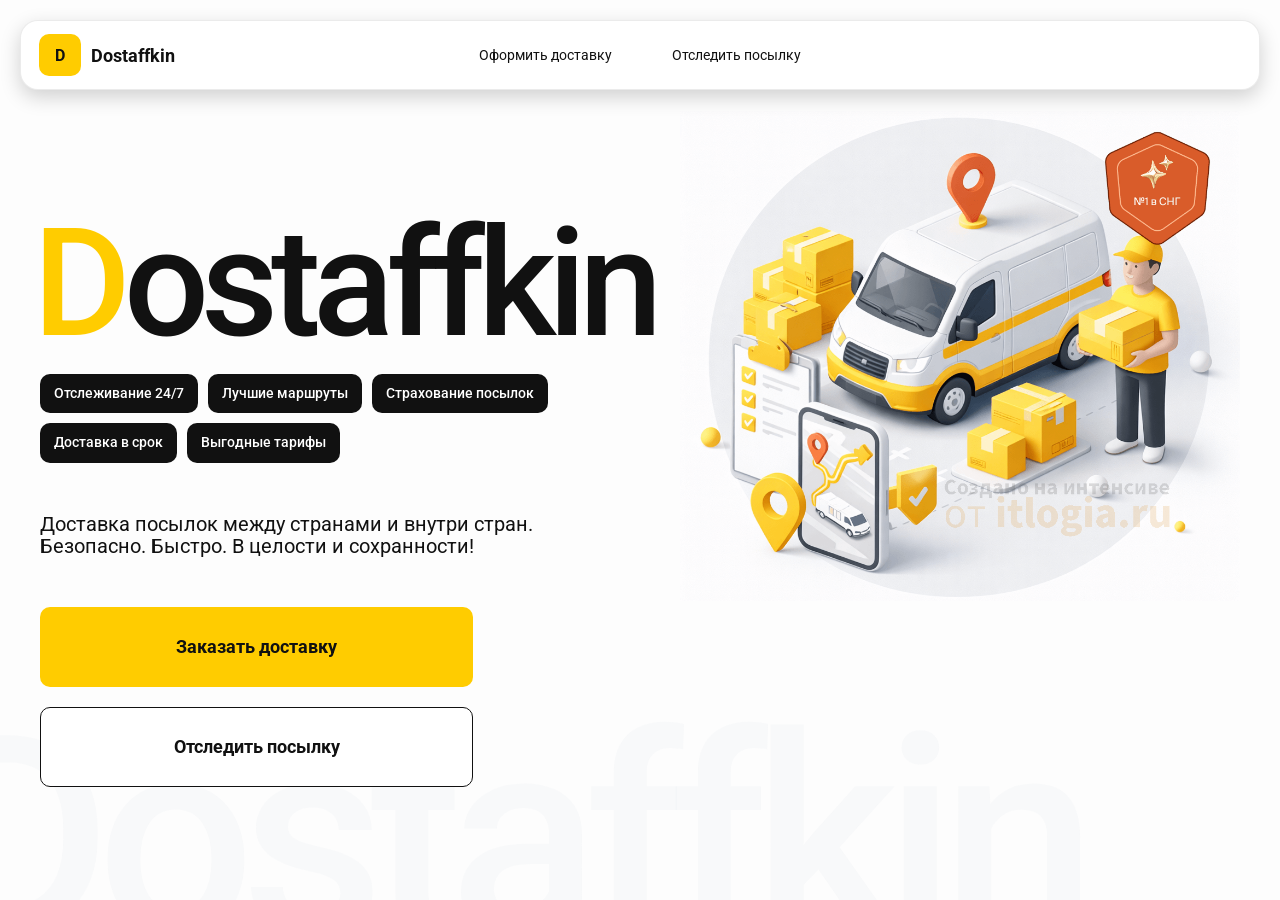
<file: index.html>
<!doctype html>
<html lang="ru">

<head>
    <meta charset="utf-8" />
    <meta name="viewport" content="width=device-width,initial-scale=1,maximum-scale=1,user-scalable=0" />
    <title>Dostaffkin — Доставка посылок между странами и внутри стран. Безопасно. Быстро. В целости и сохранности!
    </title>

    <link href="styles/base.css" rel="stylesheet" />
    <link href="styles/base_adaptive.css" rel="stylesheet" />
    <link href="styles/index.css" rel="stylesheet" />
    <link href="styles/index_adaptive.css" rel="stylesheet" />
</head>

<body>

    <div class="container">
        <header class="header">
            <a class="header-brand" href="#">
                <div class="header-logo">D</div>
                <div class="header-title">Dostaffkin</div>
            </a>
            <nav class="header-menu">
                <a class="header-link" href="./order.html">Оформить <span>доставку</span></a>
                <a class="header-link" href="./track.html">Отследить <span>посылку</span></a>
            </nav>

        </header>
        <main class="main">
            <section class="main-info">
                <div class="main-title">
                    <span>D</span>ostaffkin
                </div>
                <div class="main-features">
                    <div class="main-feature">Отслеживание 24/7</div>
                    <div class="main-feature">Лучшие маршруты</div>
                    <div class="main-feature">Страхование посылок</div>
                    <div class="main-feature">Доставка в срок</div>
                    <div class="main-feature">Выгодные тарифы</div>
                </div>
                <div class="main-description">
                    Доставка посылок между странами и внутри стран.
                    Безопасно. Быстро. В целости и сохранности!
                </div>
                <div class="main-actions">
                    <a class="button" type="button" href="./order.html">Заказать доставку</a>
                    <a class="button button-white" type="button" href="./track.html">Отследить посылку</a>
                </div>
            </section>
            <div class="main-title-ghost">Dostaffkin</div>
            <section class="main-image">
                <img src="images/main-image.png" alt="Main image" />
            </section>
        </main>


    </div>
</body>

</html>
</file>
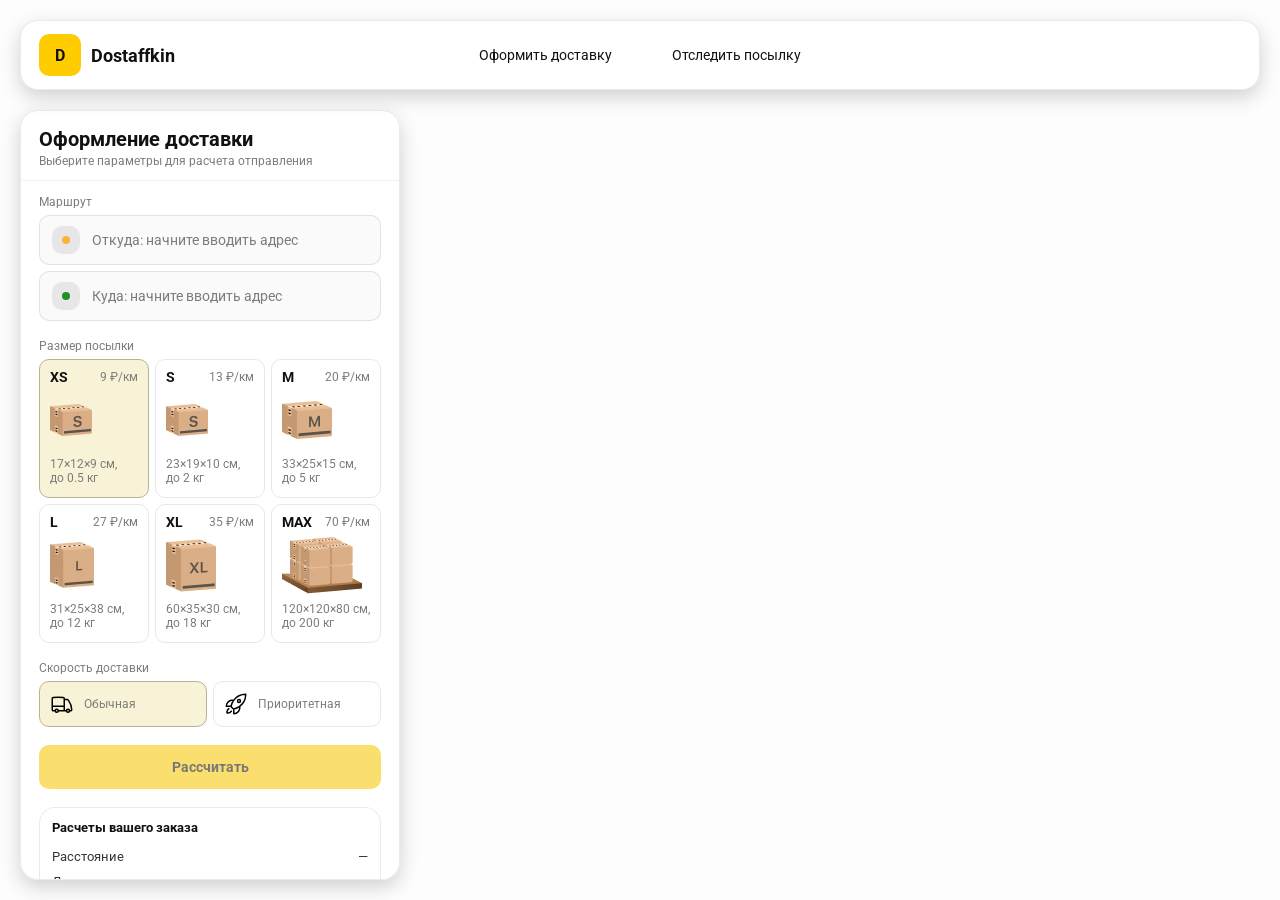
<file: order.html>
<!doctype html>
<html lang="ru">

<head>
    <meta charset="utf-8" />
    <meta name="viewport" content="width=device-width,initial-scale=1,maximum-scale=1,user-scalable=0" />
    <title>Оформление доставки</title>

    <link rel="stylesheet" href="styles/base.css" />
    <link rel="stylesheet" href="styles/base_adaptive.css" />

    <link rel="stylesheet" href="styles/order.css" />
    <link rel="stylesheet" href="styles/order_adaptive.css" />

    <script src="https://api-maps.yandex.ru/2.1/?lang=ru_RU&apikey=99fc2b28-0cd8-45d0-a583-93d1614ca9f5
&suggest_apikey=7f596c2b-ac95-4e8b-b35e-8ff10c1a599b
" type="text/javascript"></script>
</head>

<body>
    <div id="map"></div>

    <header class="header">
        <a class="header-brand" href="./index.html">
            <div class="header-logo">D</div>
            <div class="header-title">Dostaffkin</div>
        </a>
        <nav class="header-menu">
            <a class="header-link" href="#">Оформить <span>доставку</span></a>
            <a class="header-link" href="./track.html">Отследить <span>посылку</span></a>
        </nav>

    </header>

    <aside class="main" id="sidebar">

        <div class="main-header">
            <div class="main-title">Оформление доставки</div>
            <div class="main-text">Выберите параметры для расчета отправления</div>
        </div>
        <div class="main-content">
            <div class="main-route">
                <div class="main-block-title">Маршрут</div>
                <div class="main-fields">
                    <div class="main-field" id="fromField">
                        <div class="main-pin"></div>
                        <input id="from" placeholder="Откуда: начните вводить адрес" autocomplete="off" />
                        <div class="main-ac" id="fromAc" role="listbox" aria-label="Подсказки адресов"></div>
                    </div>

                    <div class="main-field" id="toField">
                        <div class="main-pin"></div>
                        <input id="to" placeholder="Куда: начните вводить адрес" autocomplete="off" />
                        <div class="main-ac" id="toAc" role="listbox" aria-label="Подсказки адресов"></div>
                    </div>
                </div>
            </div>
            <div class="main-package">
                <div class="main-block-title">Размер посылки</div>

                <div class="main-sizes">
                    <div class="main-size-card is-active" data-value="xs">
                        <div class="main-size-top">
                            <div class="main-size-label">XS</div>
                            <div class="main-size-rate">9 ₽/км</div>
                        </div>
                        <div class="main-size-media">
                            <img src="images/sizes/xs.png" alt="Короб XS" />
                        </div>
                        <div class="main-size-description">17×12×9 см,<br>до 0.5 кг</div>
                    </div>

                    <div class="main-size-card" data-value="s">
                        <div class="main-size-top">
                            <div class="main-size-label">S</div>
                            <div class="main-size-rate">13 ₽/км</div>
                        </div>
                        <div class="main-size-media">
                            <img src="images/sizes/s.png" alt="Короб S" />
                        </div>
                        <div class="main-size-description">23×19×10 см,<br>до 2 кг</div>
                    </div>

                    <div class="main-size-card" data-value="m">
                        <div class="main-size-top">
                            <div class="main-size-label">M</div>
                            <div class="main-size-rate">20 ₽/км</div>
                        </div>
                        <div class="main-size-media">
                            <img src="images/sizes/m.png" alt="Короб M" />
                        </div>
                        <div class="main-size-description">33×25×15 см,<br>до 5 кг</div>
                    </div>

                    <div class="main-size-card" data-value="l">
                        <div class="main-size-top">
                            <div class="main-size-label">L</div>
                            <div class="main-size-rate">27 ₽/км</div>
                        </div>
                        <div class="main-size-media">
                            <img src="images/sizes/l.png" alt="Короб L" />
                        </div>
                        <div class="main-size-description">31×25×38 см,<br>до 12 кг</div>
                    </div>

                    <div class="main-size-card" data-value="xl">
                        <div class="main-size-top">
                            <div class="main-size-label">XL</div>
                            <div class="main-size-rate">35 ₽/км</div>
                        </div>
                        <div class="main-size-media">
                            <img src="images/sizes/xl.png" alt="Короб XL" />
                        </div>
                        <div class="main-size-description">60×35×30 см,<br>до 18 кг</div>
                    </div>

                    <div class="main-size-card" data-value="max">
                        <div class="main-size-top">
                            <div class="main-size-label">MAX</div>
                            <div class="main-size-rate">70 ₽/км</div>
                        </div>
                        <div class="main-size-media main-size-media-palleta">
                            <img src="images/sizes/max.png" alt="Паллета" />
                        </div>
                        <div class="main-size-description">120×120×80 см,<br>до 200 кг</div>
                    </div>
                </div>
            </div>

            <div class="main-speed">
                <div class="main-block-title">Скорость доставки</div>

                <div class="main-speeds">
                    <div class="main-speed-card is-active" data-value="regular">
                        <img class="main-speed-media" src="images/icons/regular.svg" alt="Regular" />
                        <div class="main-speed-description">Обычная</div>
                    </div>
                    <div class="main-speed-card" data-value="fast">
                        <img class="main-speed-media" src="images/icons/fast.svg" alt="Fast" />
                        <div class="main-speed-description">Приоритетная</div>
                    </div>

                </div>
            </div>


            <div class="main-calculate-block">
                <button id="calc" class="button calculate-button" type="button" disabled>Рассчитать</button>
            </div>
            <div class="main-result" id="result">
                <div class="main-result-title">Расчеты вашего заказа</div>
                <div class="main-result-lines">
                    <div class="main-result-line"><span>Расстояние</span><span id="distanceValue">—</span></div>
                    <div class="main-result-line"><span>Доставим через</span><span id="durationValue">—</span></div>
                    <div class="main-result-line"><span>Тариф</span><span id="rateValue">—</span></div>
                </div>
                <div class="main-price">
                    <div class="main-price-label">Итого</div>
                    <div class="main-price-value" id="totalValue">—</div>
                </div>
            </div>
            <div class="main-order-box">
                <div class="main-order-form" id="orderForm">
                    <div class="main-order-title">Оформление доставки</div>
                    <div class="main-block-info-row">
                        <div class="main-block-title">Контакты</div>
                        <div class="order-fields">
                            <div class="main-field">
                                <input id="customerName" placeholder="Ваше имя" autocomplete="off" />
                            </div>
                            <div class="main-field">
                                <input id="customerPhone" placeholder="Ваш телефон" autocomplete="off"
                                    inputmode="tel" />
                            </div>
                        </div>
                    </div>
                    <div class="main-block-info-row extra-info">
                        <div class="main-block-title">Дополнительная информация</div>
                        <div class="main-field textarea">
                            <textarea id="comment" placeholder="Детали доставки и комментарии"></textarea>
                        </div>
                    </div>
                    <button id="submit" class="button main-submit-request" type="button" disabled>Отправить
                        заявку
                    </button>
                </div>

                <div class="main-order-success" id="orderSuccess">
                    <div class="main-success-icon">✓</div>
                    <div class="main-success-title">Заявка отправлена!</div>
                    <div class="main-success-title">Номер отправления – <span id="orderId"></span></div>
                    <div class="main-success-subtitle">Мы скоро свяжемся с вами</div>
                </div>
            </div>
        </div>
    </aside>

    <script src = "scripts/order.js"></script>
</body>

</html>
</file>
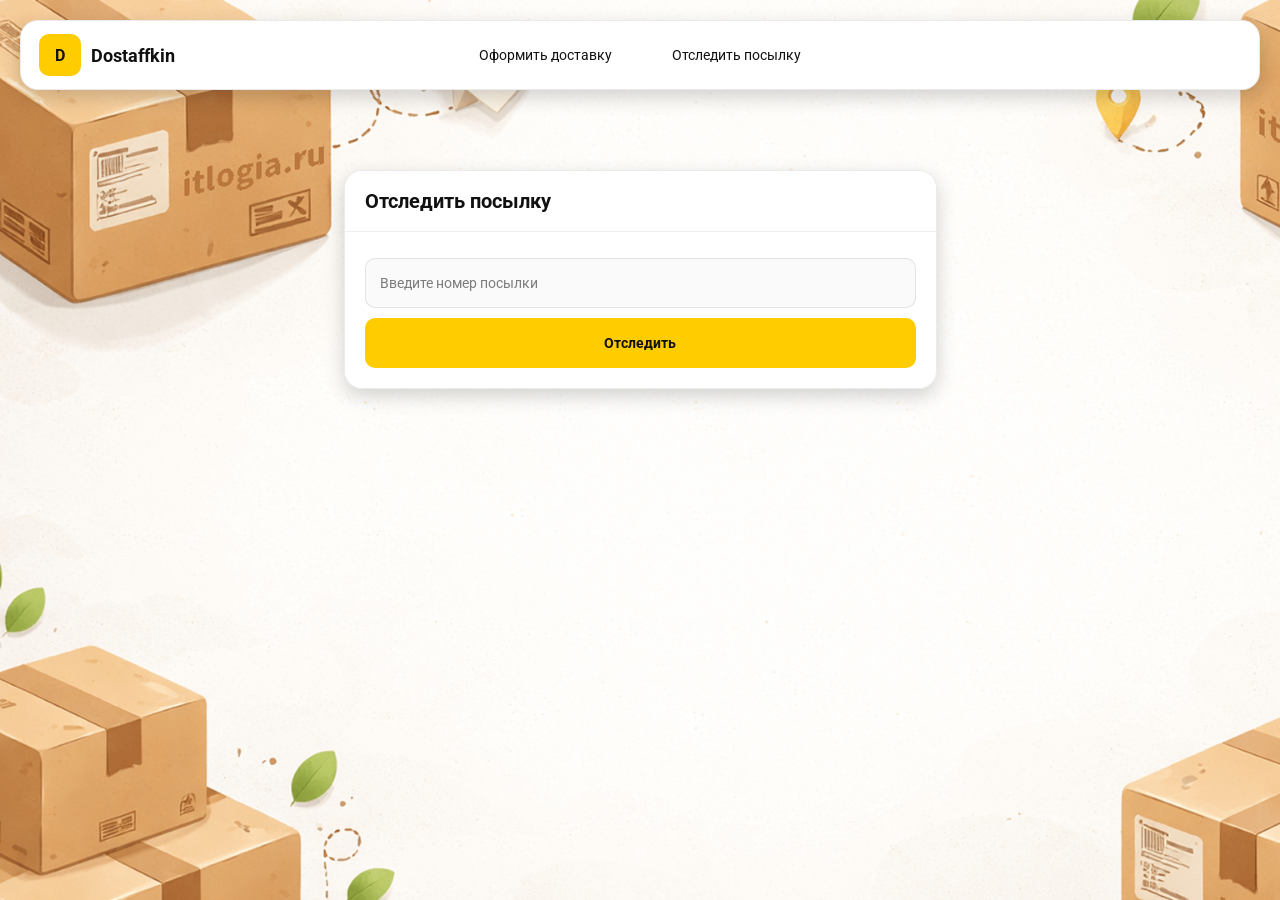
<file: track.html>
<!doctype html>
<html lang="ru">

<head>
    <meta charset="utf-8" />
    <meta name="viewport" content="width=device-width,initial-scale=1,maximum-scale=1,user-scalable=0" />
    <title>Отследить посылку</title>
    <link rel="stylesheet" href="styles/base.css" />
    <link rel="stylesheet" href="styles/base_adaptive.css" />

    <link rel="stylesheet" href="styles/track.css" />
    <link rel="stylesheet" href="styles/track_adaptive.css" />
</head>

<body>
    <div class="container">
        <header class="header">
            <a class="header-brand" href="./index.html">
                <div class="header-logo">D</div>
                <div class="header-title">Dostaffkin</div>
            </a>
            <nav class="header-menu">
                <a class="header-link" href="./order.html">Оформить <span>доставку</span></a>
                <a class="header-link" href="#">Отследить <span>посылку</span></a>
            </nav>

        </header>
        <main class="track-content">
            <section class="track-card track-search">
                <div class="track-title">Отследить посылку</div>
                <div class="track-action">
                    <div class="main-field track-field">
                        <input id="trackNumber" placeholder="Введите номер посылки" autocomplete="off" />
                    </div>
                    <button id="trackButton" class="button track-button" type="button">Отследить</button>
                </div>
            </section>
            <section class="track-card track-result" id="trackResult">
                <div class="track-result-header">
                    <div class="track-id" id="trackIdValue"></div>
                    <div class="track-routes">
                        <div class="track-route">
                            <div class="track-route-pin">
                                <svg xmlns="http://www.w3.org/2000/svg" fill="none" viewBox="0 0 24 24"
                                    stroke-width="1.5" stroke="orange" class="size-6">
                                    <path stroke-linecap="round" stroke-linejoin="round"
                                        d="M15 10.5a3 3 0 1 1-6 0 3 3 0 0 1 6 0Z" />
                                    <path stroke-linecap="round" stroke-linejoin="round"
                                        d="M19.5 10.5c0 7.142-7.5 11.25-7.5 11.25S4.5 17.642 4.5 10.5a7.5 7.5 0 1 1 15 0Z" />
                                </svg>
                            </div>
                            <div class="track-route-address" id="trackFromValue">
                                Откуда: Москва, улица Арбат, 1
                            </div>
                        </div>
                        <div class="track-route track-route-arrow">
                            <svg xmlns="http://www.w3.org/2000/svg" fill="none" viewBox="0 0 24 24" stroke-width="1.5"
                                stroke="currentColor" class="size-6">
                                <path stroke-linecap="round" stroke-linejoin="round"
                                    d="M19.5 13.5 12 21m0 0-7.5-7.5M12 21V3" />
                            </svg>
                        </div>
                        <div class="track-route">
                            <div class="track-route-pin">
                                <svg xmlns="http://www.w3.org/2000/svg" fill="none" viewBox="0 0 24 24"
                                    stroke-width="1.5" stroke="green" class="size-6">
                                    <path stroke-linecap="round" stroke-linejoin="round"
                                        d="M15 10.5a3 3 0 1 1-6 0 3 3 0 0 1 6 0Z" />
                                    <path stroke-linecap="round" stroke-linejoin="round"
                                        d="M19.5 10.5c0 7.142-7.5 11.25-7.5 11.25S4.5 17.642 4.5 10.5a7.5 7.5 0 1 1 15 0Z" />
                                </svg>
                            </div>
                            <div class="track-route-address" id="trackToValue">
                                Куда: Минск, проспект Независимости, 58
                            </div>
                        </div>
                    </div>
                </div>
                <div class="track-info">
                    <div class="track-status-title">Статус данной посылки:</div>
                    <div class="track-status-list" id="trackStatusList">
                        
                    </div>
                </div>
            </section>
        </main>
    </div>
    <script src ="scripts/track.js"></script>
</body>

</html>
</file>
<file: styles/base.css>
*,
*::before,
*::after {
    box-sizing: border-box;
}

@font-face {
    font-family: "Roboto";
    src: url("../fonts/Roboto-Regular.ttf");
    font-weight: normal;
}

@font-face {
    font-family: "Roboto";
    src: url("../fonts/Roboto-Bold.ttf");
    font-weight: bold;
}

@font-face {
    font-family: "Roboto";
    src: url("../fonts/Roboto-Medium.ttf");
    font-weight: 500;
}

html,
body {
    margin: 0;
    color: #111111;
    font-family: "Roboto", sans-serif;
}

body {
    background: #FDFDFD;
}

.header {
    border-radius: 18px;
    box-shadow: 0 7px 20px 0 #0000002E;
    backdrop-filter: blur(10px);
    background: #ffffff;
    left: 20px;
    border: 1px solid rgba(0, 0, 0, 0.08);
    position: fixed;
    right: 20px;
    top: 20px;
    padding: 14px 18px;
    height: 70px;
    display: flex;
    align-items: center;
    z-index: 6;
}

.header-brand {
    display: flex;
    align-items: center;
    text-decoration: none;
    gap: 10px;
}

.header-logo {
    width: 42px;
    height: 42px;
    border-radius: 10px;
    background: #FFCC00;
    display: grid;
    place-items: center;
    font-weight: bold;
    color: #111;
}

.header-title {
    font-size: 18px;
    font-weight: bold;
    color: #111111;
    text-decoration: none;
}

.header-menu {
    display: flex;
    align-items: center;
    gap: 60px;
    margin: 0;
    position: absolute;
    left: 50%;
    transform: translateX(-50%);
}

.header-link {
    font-size: 14px;
    color: #111111;
    text-decoration: none;
}

.button {
    border: 0;
    outline: none;
    height: 44px;
    border-radius: 10px;
    font-size: 14px;
    font-weight: bold;
    cursor: pointer;
    font-family: inherit;
    transition: transform .08s ease, opacity .12s ease;
    background: #ffcc00;
    color: #111111;
    text-align: center;
    text-decoration: none;
}

.button:hover {
    background-color: #E5BC19;
}

.button:disabled {
    cursor: not-allowed;
    background-color: #FADE6E;
    color: #787878;
    transform: none;
}

.button.button-white {
    background: #ffffff;
    border: 1px solid #111111;
}

.button.button-white:hover {
    background: rgb(241 241 241);
}

.main-field {
    display: flex;
    align-items: center;
    margin-top: 6px;
    gap: 10px;
    border: 1px solid #1111111A;
    background: #FAFAFA;
    border-radius: 10px;
    padding: 10px 12px;
    position: relative;
    box-sizing: border-box;
    height: 50px;
}

.main-field.textarea {
    height: auto;
}

.main-pin {
    width: 28px;
    height: 28px;
    border-radius: 10px;
    background: rgba(17, 17, 17, 0.08);
    display: grid;
    place-items: center;
    flex: 0 0 auto;
    position: relative;
}

.main-pin::before {
    content: "";
    width: 8px;
    height: 8px;
    border-radius: 999px;
    background: orange;
    opacity: .75;
    display: block;
}

.main-field:last-child .main-pin::before {
    background: green;
    opacity: .85;
}

input, textarea {
    width: 100%;
    border: 0;
    outline: none;
    background: transparent;
    font-size: 14px;
    color: #111111;
    font-family: inherit;
}

textarea {
    resize: vertical;
    min-height: 72px;
    padding: 2px 0;
}

input::placeholder, textarea::placeholder {
    color: #7C7C7C;
}

.main-field:focus-within {
    border-color: rgba(0, 0, 0, 0.20);
    box-shadow: 0 0 0 4px rgba(255, 204, 0, 0.35);
    background: rgba(255, 255, 255, 0.75);
}
</file>
<file: styles/base_adaptive.css>
@media (max-width: 767px) {
    .header {
        left: 10px;
        right: 10px;
        top: 10px;
    }

    .header-link span {
        display: none;
    }

    .header-menu {
        gap: 20px;
        justify-content: flex-start;
        margin: 0 0 0 30px;
        position: static;
        transform: none;
    }
}

@media (max-width: 420px) {
    .header-title {
        display: none;
    }
}

@media (max-width: 374px) {
    .header-menu {
        gap: 10px;
        margin: 0 0 0 10px;
    }
}
</file>
<file: styles/index.css>
.container {
    overflow: hidden;
    min-height: 100vh;
}

.main {
    padding: 111px 40px 40px;
    position: relative;
    display:flex;
}

.main-info {
    max-width: 840px;
    width: 100%;
    position: relative;
}

.main-title {
    margin-top: 98px;
    font-weight: 500;
    font-size: 200px;
    line-height: 1;
    letter-spacing: -0.05em;
    color: #111111;
    left: -15px;
    position: relative;
}

.main-title span {
    color: #ffcc00;
}

.main-features {
    margin-top: 15px;
    display: flex;
    flex-wrap: wrap;
    gap: 10px;
}

.main-feature {
    background: #111111;
    color: #ffffff;
    padding: 12px 14px;
    font-weight: 500;
    font-size: 14px;
    line-height: 1.1;
    border-radius: 10px;
}

.main-description {
    margin-top: 50px;
    max-width: 500px;
    font-size: 20px;
    line-height: 1.1;
    color: #111111;
}

.main-actions {
    margin-top: 50px;
    display: flex;
    flex-direction: column;
    gap: 20px;
}

.main-actions .button {
    height: 80px;
    width: 433px;
    font-size: 18px;
    font-weight: bold;
    place-items: center;
    display: grid;
}

.main-title-ghost {
    position: absolute;
    z-index: -1;
    left: -70px;
    bottom: -150px;
    font-weight: 500;
    font-size: 278px;
    line-height: 1;
    letter-spacing: -0.05em;
    color: #ECEDF04D;
}

.main-image {
    width: 1024px;
    top: 100px;
    z-index: -2;
}

.main-image img {
    width: 100%;
    max-width: 1024px;
    height: auto;
    display: block;
}
</file>
<file: styles/index_adaptive.css>
@media (max-width: 1760px) {
    .main-title {
        font-size: 150px;
        left: -7px;
    }

    .main-info {
        max-width: 640px;
    }
}

@media (max-width: 1200px) {
    .main-info {
        max-width: 540px;
    }

    .main {
        padding: 111px 20px 20px;
    }

    .main-title {
        font-size: 120px;
        left: -4px;
    }

    .main-title-ghost {
        font-size: 220px;
    }
}

@media (max-width: 1024px) {
    .main-title {
        margin-top: 30px;
    }

    .main {
        flex-direction: column-reverse;
    }

    .main-image {
        max-width: 350px;
        position: absolute;
        left: 370px;
        top: 370px;
    }

    .main-info {
        max-width: 100%;
    }

    .main-actions {
        gap: 10px;
    }

    .main-actions .button {
        height: 50px;
        font-size: 14px;
        width: auto;
        max-width: 300px;
    }

    .main-description {
        max-width: 350px;
    }
}

@media (max-width: 570px) {
    .main-title {
        font-size: 88px;
    }

    .main-description {
        max-width: 100%
    }

    .main-actions {
       width: 100%;
    }

    .main-actions .button {
        width: 100%;
        max-width: 100%
    }

    .main-image {
        max-width: 650px;
        position: absolute;
        left: 170px;
        top: 70px;
        opacity: 0.2;
    }
}

@media (max-width: 400px) {
    .main-title {
        font-size: 70px;
    }
}
</file>
<file: styles/order.css>
#map {
    position: fixed;
    inset: 0;
}

.main {
    border-radius: 18px;
    box-shadow: 0 7px 20px 0 #0000002E;
    backdrop-filter: blur(10px);
    background: rgba(255, 255, 255, 0.96);
    left: 20px;
    border: 1px solid rgba(0, 0, 0, 0.08);
    position: fixed;
    top: 110px;
    bottom: 20px;
    width: 380px;
    display: flex;
    flex-direction: column;
    overflow: hidden;
    z-index: 5;
}

.main-header {
    padding: 18px 18px 12px 18px;
    border-bottom: 1px solid rgba(0, 0, 0, 0.06);
    display: flex;
    flex-direction: column;
}

.main-title {
    font-size: 20px;
    line-height: 100%;
    font-weight: bold;
}

.main-text {
    font-size: 12px;
    margin-top: 5px;
    color: #7C7C7C;
}

.main-content {
    padding: 14px 18px 18px 18px;
    overflow: auto;
    scrollbar-width: none;
    display: flex;
    flex-direction: column;
    gap: 18px;
    flex: 1;
}

.main-block-title {
    font-size: 12px;
    color: #7C7C7C;
}

.main-route .main-block-title,
.main-package .main-block-title {
    margin-bottom: 6px;
}

.main-sizes {
    display: grid;
    gap: 6px;
    grid-template-columns: repeat(3, 1fr);
}

.main-size-card {
    border: 1px solid #E8E8E7;
    background: #FFFFFF;
    border-radius: 10px;
    padding: 10px;
    cursor: pointer;
    user-select: none;
    transition: transform .08s ease, border-color .12s ease, background .12s ease;
    min-height: 139px;
}

.main-size-card:hover {
    transform: translateY(-1px);
}

.main-size-card.is-active {
    background-color: #F8F2D6;
    border-color: #B7B196;
}

.main-size-top {
    display: flex;
    align-items: center;
    justify-content: space-between;
}

.main-size-label {
    font-weight: bold;
    font-size: 14px;
    color: #111111;
    line-height: 100%;
}

.main-size-rate {
    font-size: 12px;
    color: #7C7C7C;
    line-height: 100%;
}

.main-size-media {
    margin-top: 8px;
    height: 57px;
}

.main-size-description {
    margin-top: 8px;
    font-size: 12px;
    color: #7C7C7C;
    line-height: 1.2;
}

.calculate-button {
    width: 100%;
}

.main-result {
    border: 1px solid rgba(0, 0, 0, 0.08);
    background: rgba(255, 255, 255, 0.75);
    border-radius: 16px;
    padding: 12px;
    line-height: 1.25;
}

.main-result-title {
    font-weight: bold;
    font-size: 13px;
    color: #111111;
    margin-bottom: 13px;
}

.main-result-lines {
    gap: 8px;
    display: flex;
    flex-direction: column;
}

.main-result-line {
    font-size: 13px;
    color: rgba(17, 17, 17, 0.85);
    display: flex;
    justify-content: space-between;
}

.main-price {
    margin-top: 18px;
    padding-top: 10px;
    border-top: 1px dashed rgba(0, 0, 0, 0.12);
    display: flex;
    align-items: baseline;
    justify-content: space-between;
}

.main-price-label {
    font-size: 12px;
    color: rgba(17, 17, 17, 0.55);
}

.main-price-value {
    font-size: 20px;
    font-weight: bold;
    color: #111111;
    letter-spacing: -0.3px;
}

.main-order-box {
    background: #ffffff;
    border: 1px solid #E8E8E7;
    border-radius: 10px;
    padding: 12px;
}

.main-order-title {
    margin-bottom: 8px;
    font-weight: bold;
    font-size: 14px;
    color: #111111;
}

.main-block-info {
    display: flex;
    flex-direction: column;
    gap: 6px;
}

.order-fields {
    display: grid;
    grid-template-columns: 1fr 1fr;
    column-gap: 10px;
    margin-top: 6px;
}

.main-block-info-row.extra-info {
    display: block;
    margin-top: 13px;
}

.main-submit-request {
    width: 100%;
    margin-top: 6px;
}

.main-order-success {
    display: none;
    text-align: center;
    padding: 22px 12px;
    gap: 12px;
}

.main-order-success.is-visible {
    display: flex;
    flex-direction: column;
    align-items: center;
}

.main-success-icon {
    width: 56px;
    height: 56px;
    border-radius: 50%;
    background: #16a34a;
    color: #ffffff;
    display: grid;
    place-items: center;
    font-size: 30px;
}

.main-success-title {
    font-size: 14px;
    font-weight: bold;
    color: #111111;
}

.main-success-subtitle {
    font-size: 12px;
    color: rgba(17, 17, 17, 0.55);
    line-height: 1.3;
}

.main-speed .main-block-title {
    margin-bottom: 6px;
}

.main-speeds {
    display: grid;
    gap: 6px;
    grid-template-columns: repeat(2, 1fr);
}

.main-speed-card {
    border: 1px solid #E8E8E7;
    background: #FFFFFF;
    border-radius: 10px;
    padding: 10px;
    cursor: pointer;
    user-select: none;
    transition: transform .08s ease, border-color .12s ease, background .12s ease;
    display: flex;
    align-items: center;
    gap: 10px;
}

.main-speed-card:hover {
    transform: translateY(-1px);
}

.main-speed-card.is-active {
    background-color: #F8F2D6;
    border-color: #B7B196;
}

.main-speed-description {
    font-size: 12px;
    color: #7C7C7C;
    line-height: 1.2;
}
</file>
<file: styles/order_adaptive.css>
@media (max-width: 767px) {
    .main {
        left: 10px;
        right: 10px;
        top: 50%;
        bottom: 12px;
        width: auto;
        max-width: none;
    }
}

@media (max-width: 420px) {
    .main-sizes {
        grid-template-columns: repeat(2, 1fr);
    }
}
</file>
<file: styles/track.css>
.container {
    background: #F4F4F4 url("../images/track-bg.png");
    background-size: cover;
    min-height: 100vh;
    padding: 170px 0 50px 0;
}

.track-content {
    width: 593px;
    margin: 0 auto;
}

.track-card {
    width: 100%;
    border-radius: 18px;
    box-shadow: 0 7px 20px 0 #0000002E;
    backdrop-filter: blur(10px);
    background: rgba(255, 255, 255, 0.96);
    border: 1px solid rgba(0, 0, 0, 0.08);
}

.track-title {
    font-size: 20px;
    line-height: 100%;
    font-weight: bold;
    border-bottom: 1px solid #EEEEEE;
    padding: 20px;
}

.track-action {
    padding: 20px;
}

.track-button {
    width: 100%;
    height: 50px;
}

.track-field {
    margin-bottom: 10px;
}

.track-result {
    margin-top: 5px;
    display: none;
}

.track-result.is-visible {
    display: block;
}

.track-result-header {
    font-weight: bold;
    font-size: 14px;
    color: #111111;
    padding: 20px;
    border-bottom: 1px solid #EEEEEE;
}

.track-id {
    margin-bottom: 12px;
    font-size: 20px;
}

.track-routes {
    display: flex;
    flex-direction: column;
    gap: 10px;
    font-weight: normal;
}

.track-route {
    display: flex;
    align-items: center;
    gap: 10px;
}

.track-route-pin {
    width: 24px;
    height: 24px;
    flex-shrink: 0;
}

.track-route-arrow {
    padding: 15px 0;
    width: 24px;
    height: 24px;
}

.track-info {
    padding: 20px;
}

.track-status {
    display: flex;
    align-items: center;
    font-size: 12px;
    gap: 10px;
}

.track-status-title {
    font-size: 14px;
    color: #111111;
    margin-bottom: 20px;
}

.track-status-list {
    display: flex;
    flex-direction: column;
    gap: 15px;
}

.track-status-icon {
    width: 40px;
    height: 40px;
    border-radius: 50%;
    background: rgba(17, 17, 17, 0.08);
    display: grid;
    place-items: center;
    flex: 0 0 auto;
}

.track-status.created .track-status-icon {
    background-color: #F1CB00;
}

.track-status.in-way .track-status-icon {
    background-color: #F08A11;
}

.track-status.ready .track-status-icon {
    background-color: #A35D0A;
}

.track-status.done .track-status-icon {
    background-color: #37C93B;
}

.track-status-text {
    display: flex;
    align-items: center;
    justify-content: space-between;
    color: #111111;
    font-size: 12px;
    flex: 1;
}

.track-status-date {
    color: rgba(17, 17, 17, 0.55);
}
</file>
<file: styles/track_adaptive.css>
@media (max-width: 767px) {
    .container {
        padding: 130px 0 50px 0;
    }

    .track-content {
        width: 100%;
        padding-left: 10px;
        padding-right: 10px;
    }

    .track-result-header {
        padding: 20px;
    }
}
</file>
